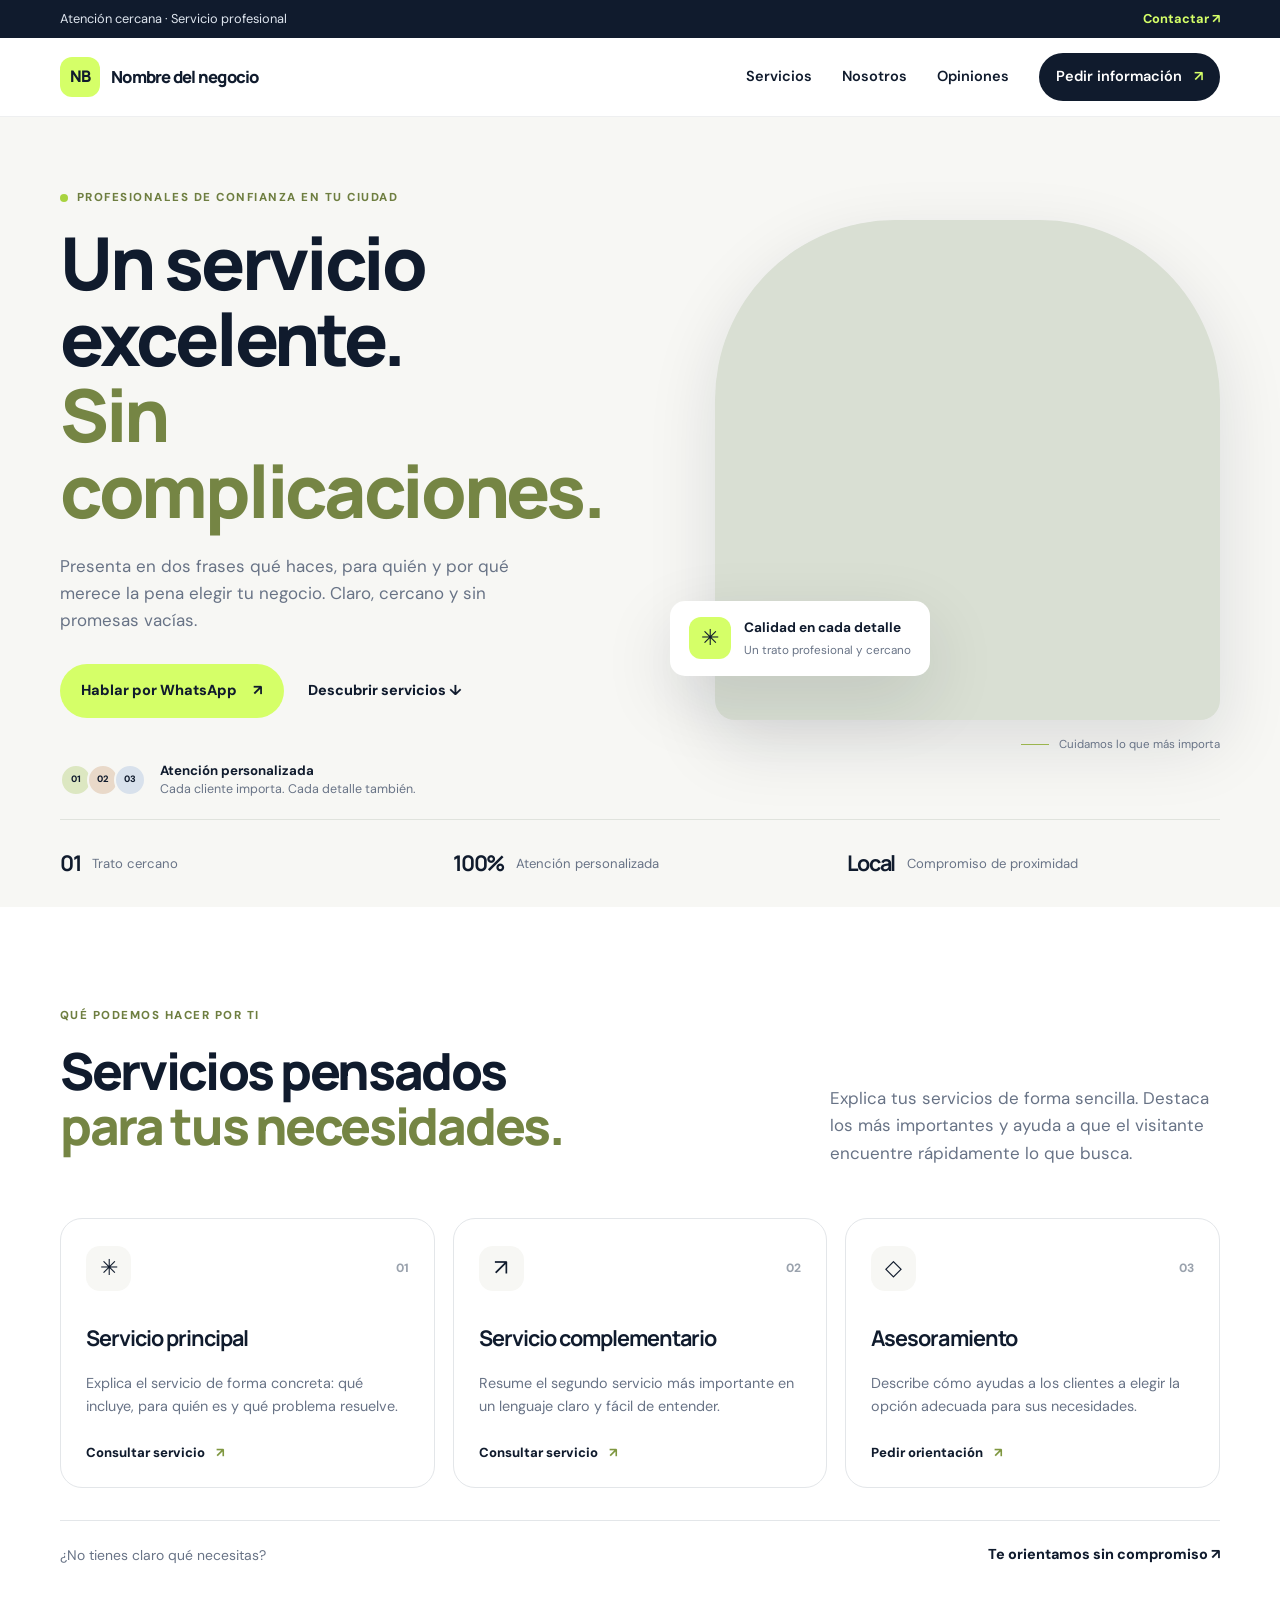
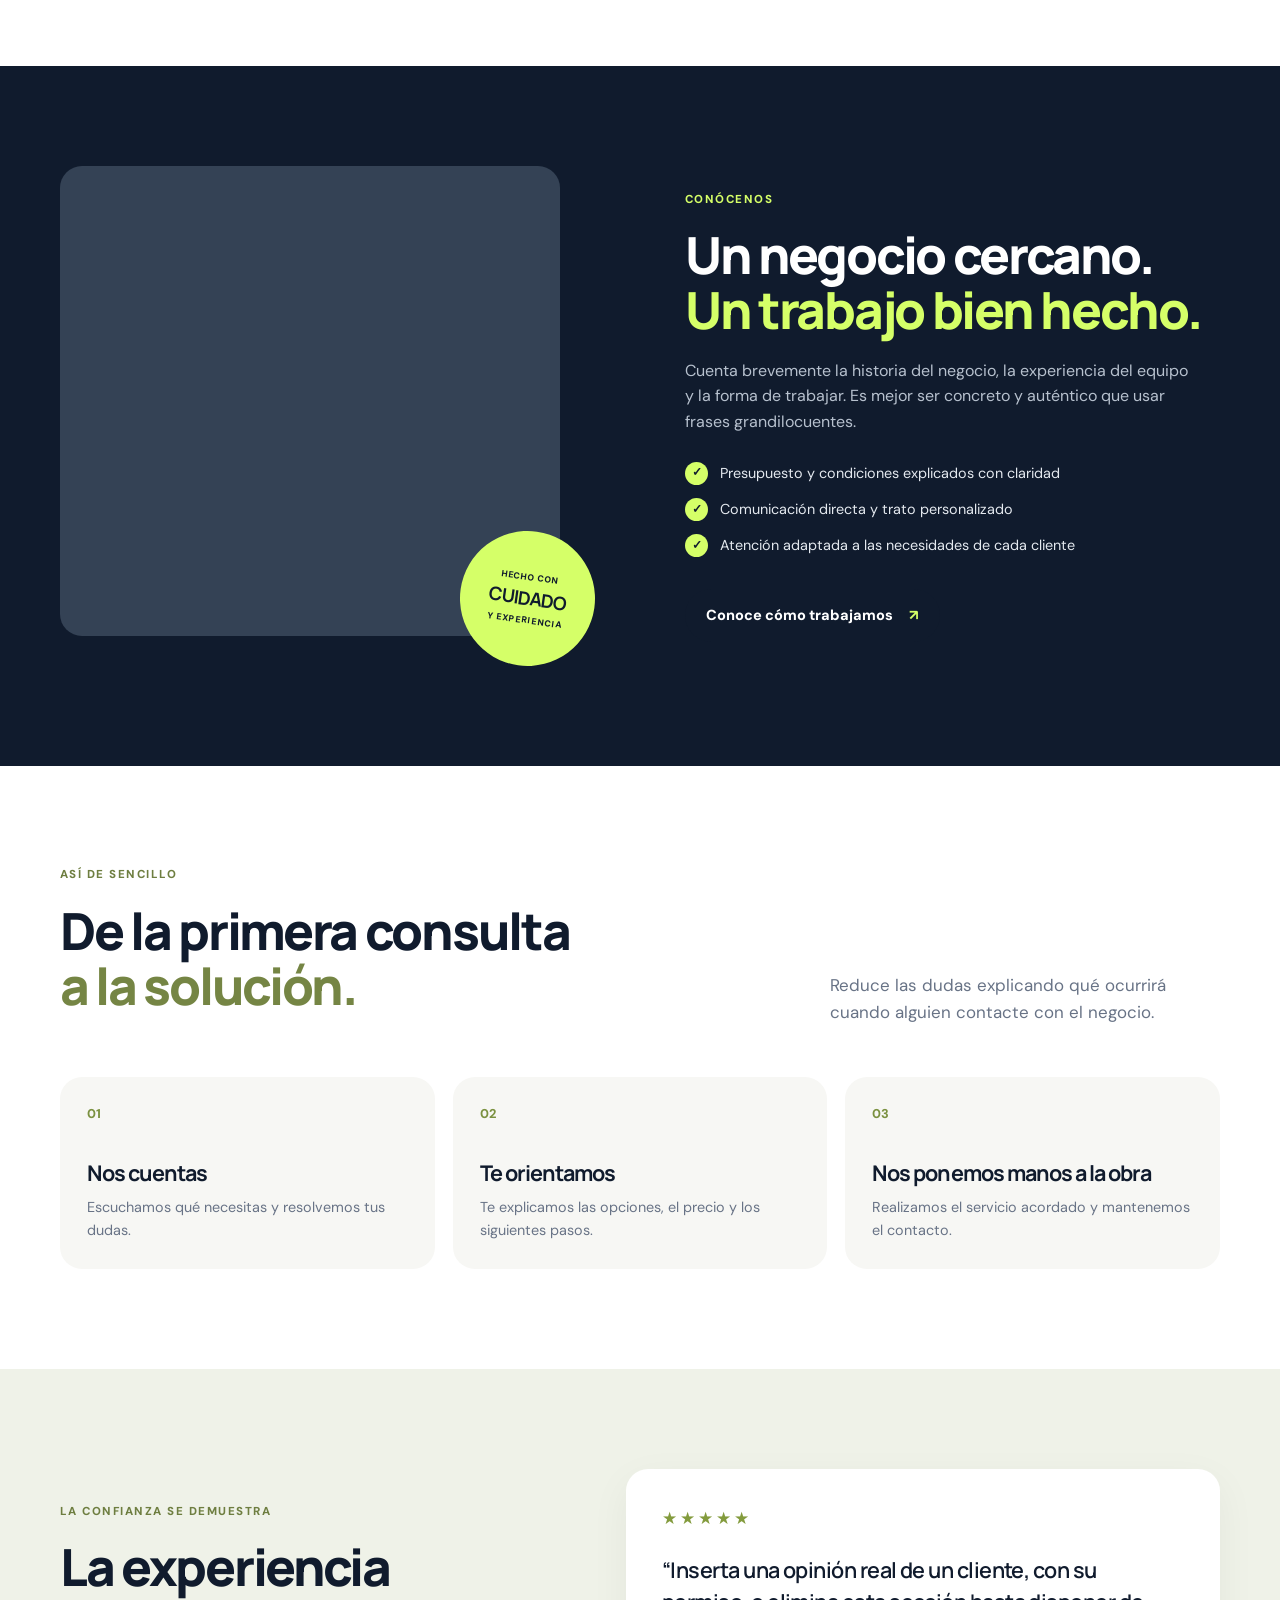
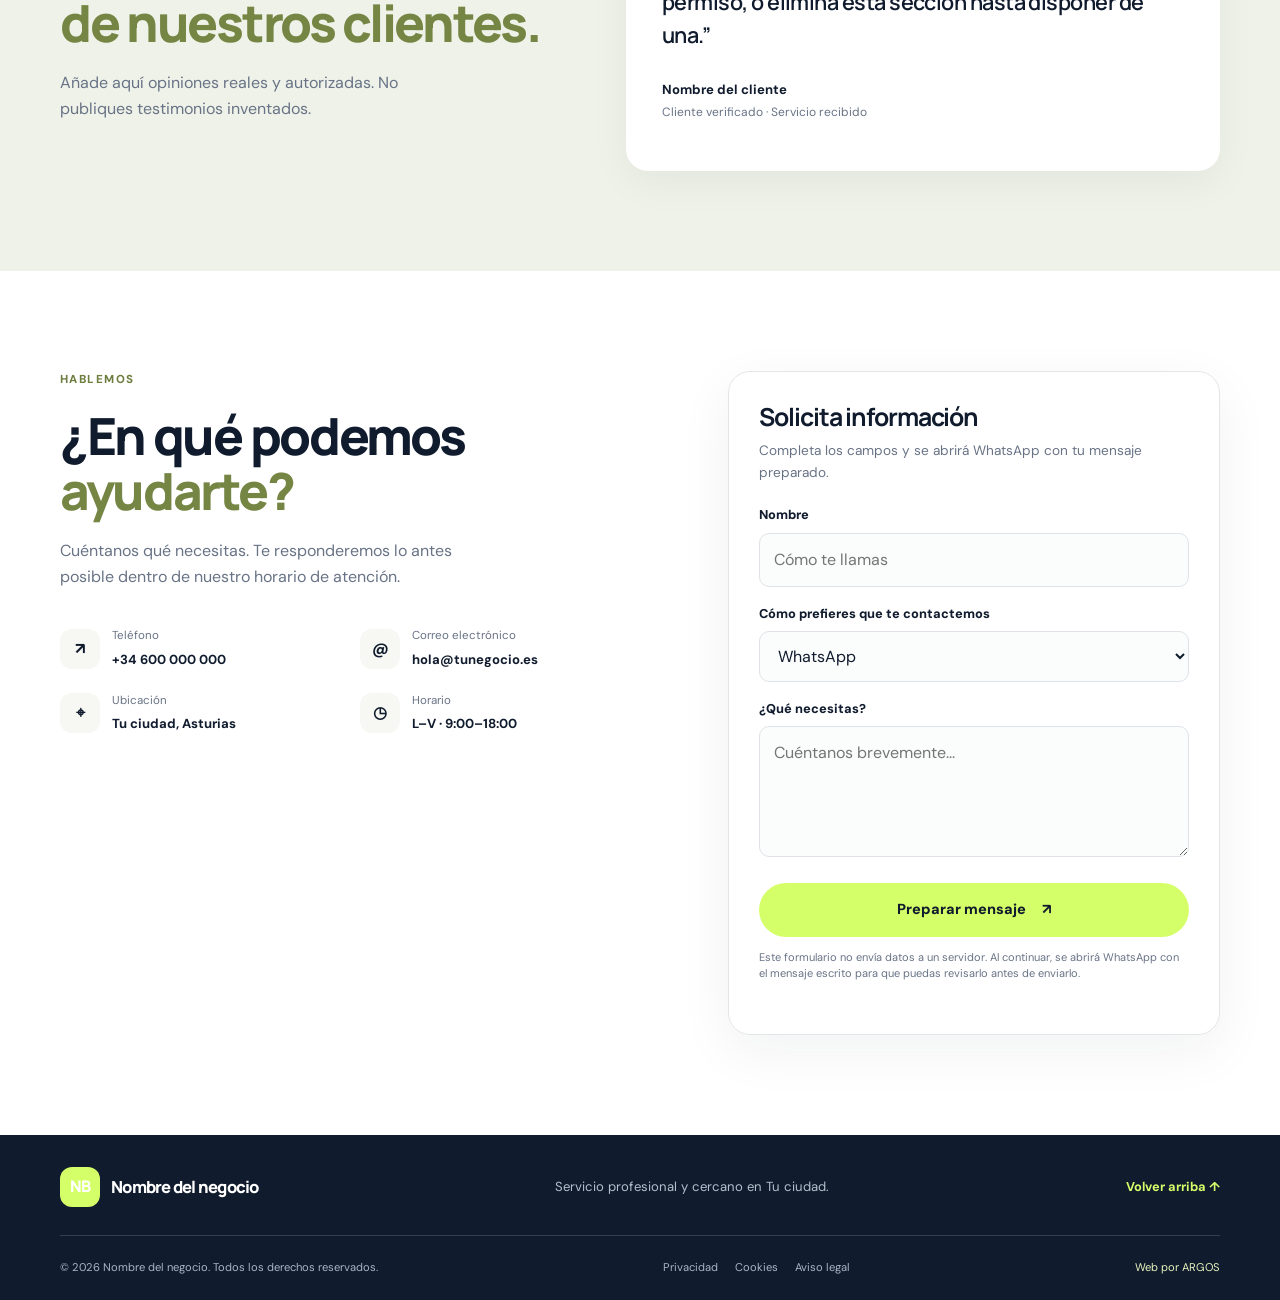
<file: index.html>
<!doctype html>
<html lang="es">
<head>
  <meta charset="utf-8">
  <meta name="viewport" content="width=device-width, initial-scale=1">
  <meta name="theme-color" content="#101b2d">
  <title>Nombre del negocio | Servicio profesional en Tu ciudad</title>
  <meta name="description" content="Describe aquí el servicio principal del negocio, su zona de atención y qué lo hace diferente.">
  <meta property="og:title" content="Nombre del negocio">
  <meta property="og:description" content="Un servicio profesional, cercano y pensado para ti.">
  <meta property="og:type" content="website">
  <link rel="icon" href="assets/favicon.svg" type="image/svg+xml">
  <link rel="preconnect" href="https://fonts.googleapis.com">
  <link rel="preconnect" href="https://fonts.gstatic.com" crossorigin>
  <link href="https://fonts.googleapis.com/css2?family=DM+Sans:wght@400;500;600;700&family=Manrope:wght@400;500;600;700;800&display=swap" rel="stylesheet">
  <link rel="stylesheet" href="styles.css">
  <script src="config.js" defer></script>
  <script src="script.js" defer></script>
</head>
<body>
  <a class="skip-link" href="#contenido">Saltar al contenido</a>
  <div class="topline"><div class="container topline-inner"><span data-config="announcement">Atención cercana · Servicio profesional</span><a href="#contacto">Contactar <span aria-hidden="true">↗</span></a></div></div>
  <header class="site-header">
    <div class="container nav-wrap">
      <a class="brand" href="#" aria-label="Inicio">
        <span class="brand-mark" data-config="brandInitials">NB</span>
        <span class="brand-name" data-config="businessName">Nombre del negocio</span>
      </a>
      <button class="menu-toggle" aria-expanded="false" aria-controls="main-nav" aria-label="Abrir menú"><span></span><span></span></button>
      <nav id="main-nav" class="main-nav" aria-label="Navegación principal">
        <a href="#servicios">Servicios</a><a href="#nosotros">Nosotros</a><a href="#opiniones">Opiniones</a><a href="#contacto" class="nav-cta">Pedir información <span aria-hidden="true">↗</span></a>
      </nav>
    </div>
  </header>

  <main id="contenido">
    <section class="hero section-pad">
      <div class="container hero-grid">
        <div class="hero-copy">
          <p class="eyebrow"><span class="eyebrow-dot"></span><span data-config="eyebrow">Profesionales de confianza en Tu ciudad</span></p>
          <h1 data-config="headline">Un servicio excelente.<br><em>Sin complicaciones.</em></h1>
          <p class="hero-lead" data-config="intro">Presenta en dos frases qué haces, para quién y por qué merece la pena elegir tu negocio. Claro, cercano y sin promesas vacías.</p>
          <div class="hero-actions">
            <a class="button button-primary" data-whatsapp href="#" target="_blank" rel="noopener">Hablar por WhatsApp <span aria-hidden="true">↗</span></a>
            <a class="text-link" href="#servicios">Descubrir servicios <span aria-hidden="true">↓</span></a>
          </div>
          <div class="trust-row"><div class="trust-avatars" aria-hidden="true"><span>01</span><span>02</span><span>03</span></div><p><strong data-config="trustHeadline">Atención personalizada</strong><br><span data-config="trustText">Cada cliente importa. Cada detalle también.</span></p></div>
        </div>
        <div class="hero-visual">
          <div class="hero-image" role="img" aria-label="Imagen representativa del negocio"></div>
          <div class="floating-note"><span class="note-icon">✳</span><div><strong data-config="floatingTitle">Calidad en cada detalle</strong><small data-config="floatingText">Un trato profesional y cercano</small></div></div>
          <div class="image-caption"><span class="caption-line"></span><span data-config="imageCaption">Cuidamos lo que más importa</span></div>
        </div>
      </div>
      <div class="container proof-strip"><div><strong data-config="proof1Value">01</strong><span data-config="proof1Label">Trato cercano</span></div><div><strong data-config="proof2Value">100%</strong><span data-config="proof2Label">Atención personalizada</span></div><div><strong data-config="proof3Value">Local</strong><span data-config="proof3Label">Compromiso de proximidad</span></div></div>
    </section>

    <section id="servicios" class="section-pad services-section">
      <div class="container">
        <div class="section-heading"><div><p class="eyebrow">Qué podemos hacer por ti</p><h2>Servicios pensados<br><em>para tus necesidades.</em></h2></div><p class="section-intro">Explica tus servicios de forma sencilla. Destaca los más importantes y ayuda a que el visitante encuentre rápidamente lo que busca.</p></div>
        <div class="service-grid" id="service-grid"></div>
        <div class="section-foot"><span>¿No tienes claro qué necesitas?</span><a class="text-link" data-whatsapp href="#" target="_blank" rel="noopener">Te orientamos sin compromiso ↗</a></div>
      </div>
    </section>

    <section id="nosotros" class="about-section section-pad">
      <div class="container about-grid">
        <div class="about-art"><div class="about-photo" role="img" aria-label="Equipo o espacio de trabajo"></div><div class="about-stamp"><span data-config="stampTop">HECHO CON</span><strong data-config="stampBottom">CUIDADO</strong><span>Y EXPERIENCIA</span></div></div>
        <div class="about-copy"><p class="eyebrow">Conócenos</p><h2>Un negocio cercano.<br><em>Un trabajo bien hecho.</em></h2><p data-config="aboutText">Cuenta brevemente la historia del negocio, la experiencia del equipo y la forma de trabajar. Es mejor ser concreto y auténtico que usar frases grandilocuentes.</p><ul class="check-list" id="benefit-list"></ul><a class="button button-dark" href="#contacto">Conoce cómo trabajamos <span aria-hidden="true">↗</span></a></div>
      </div>
    </section>

    <section class="process-section section-pad">
      <div class="container"><div class="section-heading"><div><p class="eyebrow">Así de sencillo</p><h2>De la primera consulta<br><em>a la solución.</em></h2></div><p class="section-intro">Reduce las dudas explicando qué ocurrirá cuando alguien contacte con el negocio.</p></div>
        <div class="process-grid"><article><span>01</span><h3>Nos cuentas</h3><p>Escuchamos qué necesitas y resolvemos tus dudas.</p></article><article><span>02</span><h3>Te orientamos</h3><p>Te explicamos las opciones, el precio y los siguientes pasos.</p></article><article><span>03</span><h3>Nos ponemos manos a la obra</h3><p>Realizamos el servicio acordado y mantenemos el contacto.</p></article></div>
      </div>
    </section>

    <section id="opiniones" class="reviews-section section-pad"><div class="container reviews-inner"><div><p class="eyebrow">La confianza se demuestra</p><h2>La experiencia<br><em>de nuestros clientes.</em></h2><p class="reviews-note">Añade aquí opiniones reales y autorizadas. No publiques testimonios inventados.</p></div><div class="review-card"><div class="review-stars" aria-label="Valoración">★★★★★</div><blockquote data-config="reviewQuote">“Inserta una opinión real de un cliente, con su permiso, o elimina esta sección hasta disponer de una.”</blockquote><p class="review-author"><strong data-config="reviewAuthor">Nombre del cliente</strong><span data-config="reviewContext">Cliente verificado · Servicio recibido</span></p></div></div></section>

    <section id="contacto" class="contact-section section-pad"><div class="container contact-grid"><div class="contact-copy"><p class="eyebrow">Hablemos</p><h2>¿En qué podemos<br><em>ayudarte?</em></h2><p>Cuéntanos qué necesitas. Te responderemos lo antes posible dentro de nuestro horario de atención.</p><div class="contact-details"><a data-phone-link href="#"><span class="detail-icon">↗</span><span><small>Teléfono</small><strong data-config="phoneDisplay">+34 600 000 000</strong></span></a><a data-email-link href="#"><span class="detail-icon">@</span><span><small>Correo electrónico</small><strong data-config="email">hola@tunegocio.es</strong></span></a><div><span class="detail-icon">⌖</span><span><small>Ubicación</small><strong data-config="address">Tu ciudad, Asturias</strong></span></div><div><span class="detail-icon">◷</span><span><small>Horario</small><strong data-config="hours">L–V · 9:00–18:00</strong></span></div></div></div>
      <form class="contact-form" id="contact-form"><h3>Solicita información</h3><p>Completa los campos y se abrirá WhatsApp con tu mensaje preparado.</p><label for="name">Nombre</label><input id="name" name="name" autocomplete="name" required placeholder="Cómo te llamas"><label for="contact-method">Cómo prefieres que te contactemos</label><select id="contact-method" name="method"><option>WhatsApp</option><option>Teléfono</option><option>Correo electrónico</option></select><label for="message">¿Qué necesitas?</label><textarea id="message" name="message" rows="4" required placeholder="Cuéntanos brevemente..."></textarea><button class="button button-primary button-full" type="submit">Preparar mensaje <span aria-hidden="true">↗</span></button><small class="form-privacy">Este formulario no envía datos a un servidor. Al continuar, se abrirá WhatsApp con el mensaje escrito para que puedas revisarlo antes de enviarlo.</small><p class="form-status" id="form-status" role="status"></p></form>
    </div></section>
  </main>

  <footer class="site-footer"><div class="container footer-main"><a class="brand brand-footer" href="#"><span class="brand-mark" data-config="brandInitials">NB</span><span class="brand-name" data-config="businessName">Nombre del negocio</span></a><p data-config="footerText">Servicio profesional y cercano en Tu ciudad.</p><a href="#contenido" class="back-top">Volver arriba ↑</a></div><div class="container footer-bottom"><span>© <span id="year"></span> <span data-config="businessName">Nombre del negocio</span>. Todos los derechos reservados.</span><div><a href="privacidad.html">Privacidad</a><a href="cookies.html">Cookies</a><a href="aviso-legal.html">Aviso legal</a></div><span class="made-by">Web por ARGOS</span></div></footer>
</body>
</html>
</file>
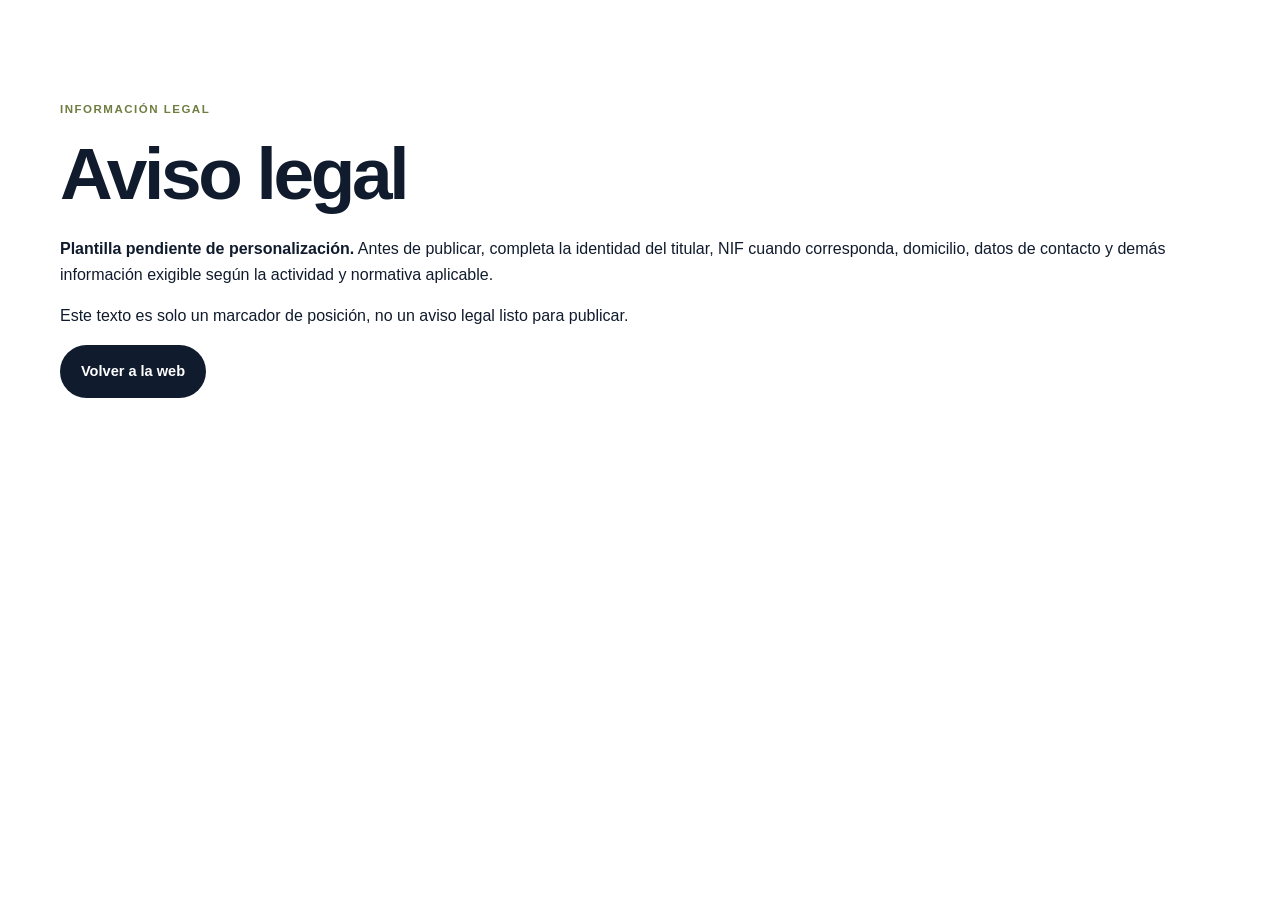
<file: aviso-legal.html>
<!doctype html><html lang="es"><head><meta charset="utf-8"><meta name="viewport" content="width=device-width,initial-scale=1"><title>Aviso legal</title><link rel="stylesheet" href="styles.css"></head><body><main class="section-pad container"><p class="eyebrow">Información legal</p><h1>Aviso legal</h1><p><strong>Plantilla pendiente de personalización.</strong> Antes de publicar, completa la identidad del titular, NIF cuando corresponda, domicilio, datos de contacto y demás información exigible según la actividad y normativa aplicable.</p><p>Este texto es solo un marcador de posición, no un aviso legal listo para publicar.</p><a class="button button-dark" href="index.html">Volver a la web</a></main></body></html>
</file>
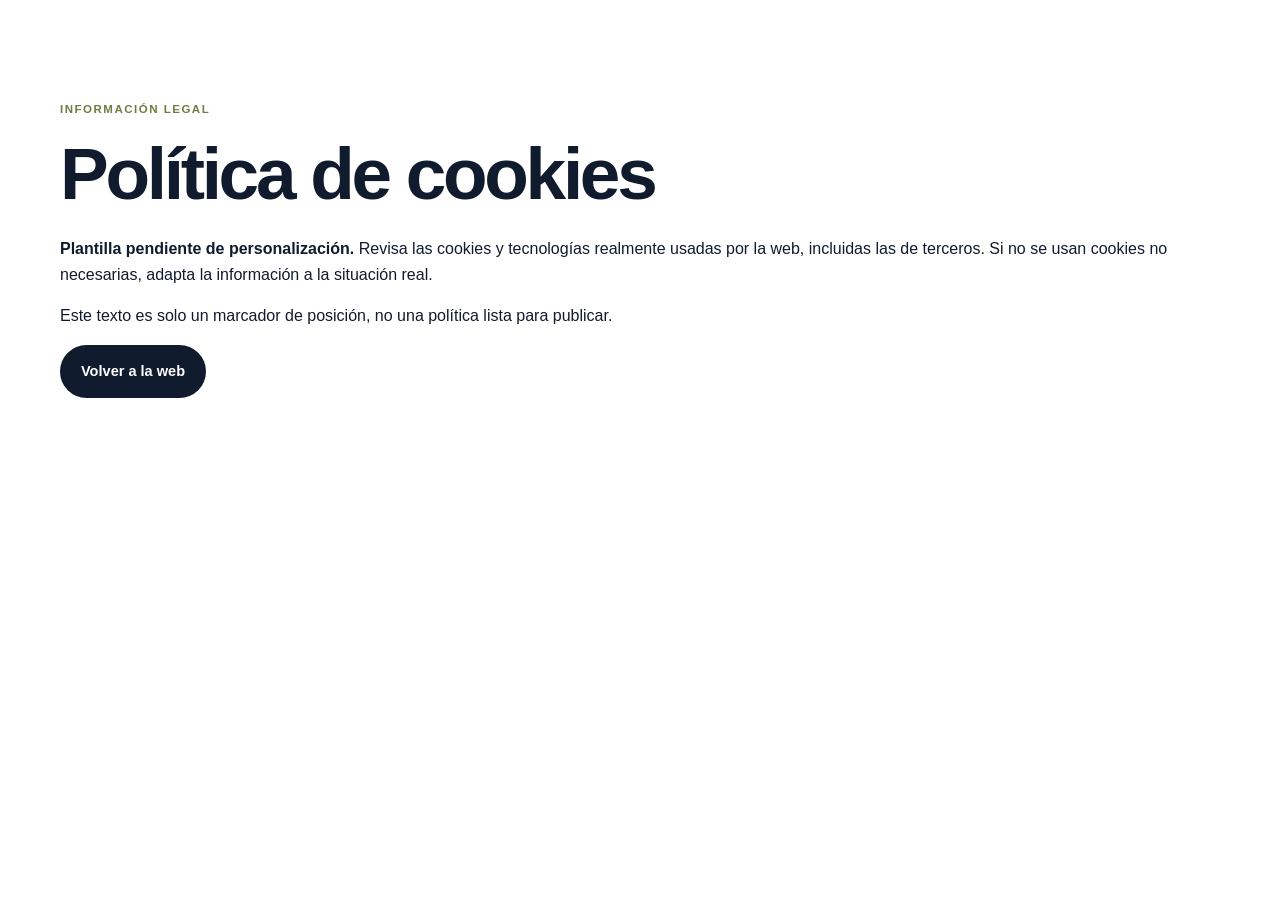
<file: cookies.html>
<!doctype html><html lang="es"><head><meta charset="utf-8"><meta name="viewport" content="width=device-width,initial-scale=1"><title>Política de cookies</title><link rel="stylesheet" href="styles.css"></head><body><main class="section-pad container"><p class="eyebrow">Información legal</p><h1>Política de cookies</h1><p><strong>Plantilla pendiente de personalización.</strong> Revisa las cookies y tecnologías realmente usadas por la web, incluidas las de terceros. Si no se usan cookies no necesarias, adapta la información a la situación real.</p><p>Este texto es solo un marcador de posición, no una política lista para publicar.</p><a class="button button-dark" href="index.html">Volver a la web</a></main></body></html>
</file>
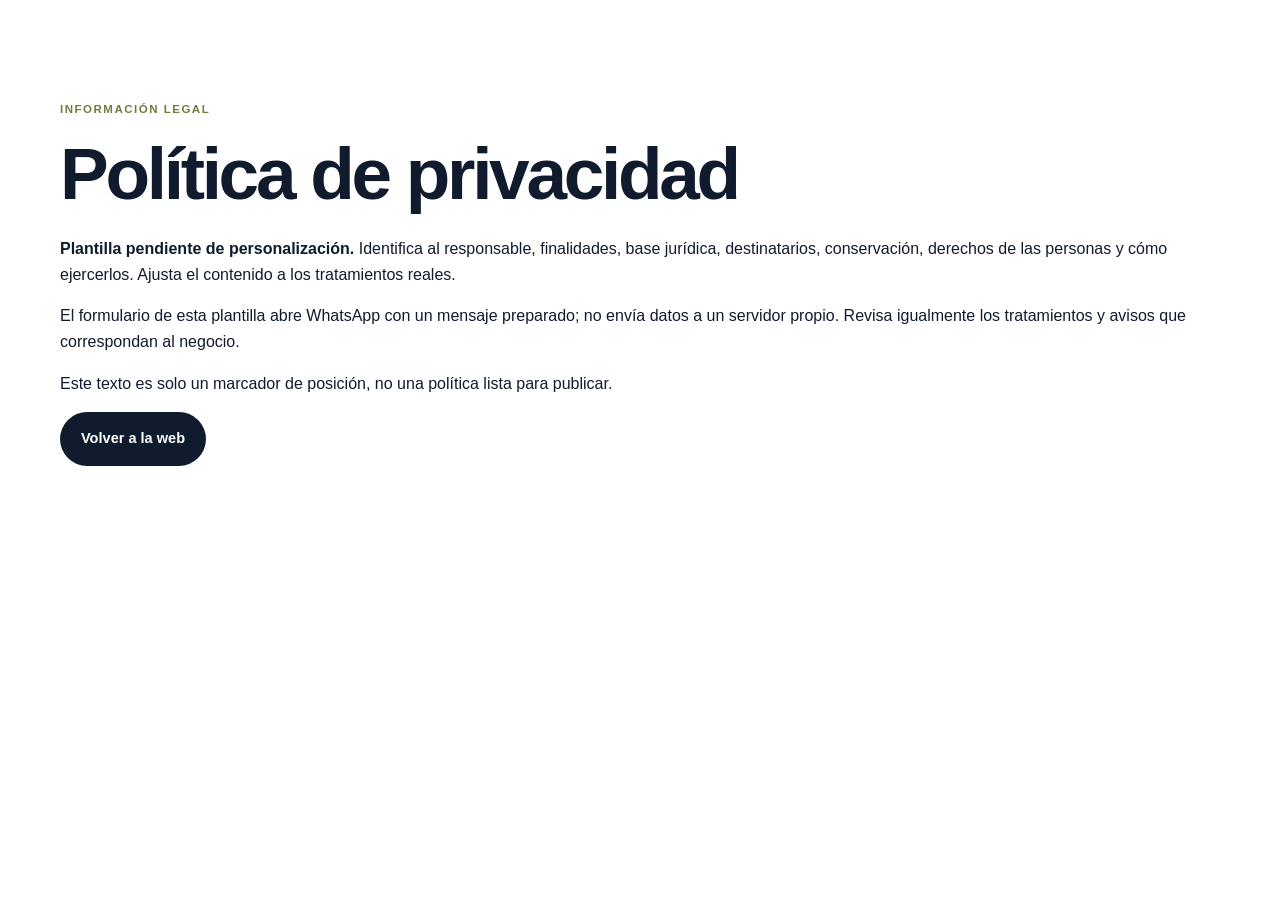
<file: privacidad.html>
<!doctype html><html lang="es"><head><meta charset="utf-8"><meta name="viewport" content="width=device-width,initial-scale=1"><title>Política de privacidad</title><link rel="stylesheet" href="styles.css"></head><body><main class="section-pad container"><p class="eyebrow">Información legal</p><h1>Política de privacidad</h1><p><strong>Plantilla pendiente de personalización.</strong> Identifica al responsable, finalidades, base jurídica, destinatarios, conservación, derechos de las personas y cómo ejercerlos. Ajusta el contenido a los tratamientos reales.</p><p>El formulario de esta plantilla abre WhatsApp con un mensaje preparado; no envía datos a un servidor propio. Revisa igualmente los tratamientos y avisos que correspondan al negocio.</p><p>Este texto es solo un marcador de posición, no una política lista para publicar.</p><a class="button button-dark" href="index.html">Volver a la web</a></main></body></html>
</file>
<file: styles.css>
/* ARGOS · Plantilla maestra responsive */
:root{--ink:#101b2d;--ink-2:#243249;--muted:#687386;--paper:#f7f7f4;--white:#fff;--line:#e3e6e9;--accent:#d5ff68;--accent-dark:#b9eb45;--radius:22px;--shadow:0 24px 70px rgba(16,27,45,.12);--max:1160px}
*{box-sizing:border-box}html{scroll-behavior:smooth;scroll-padding-top:90px}body{margin:0;background:var(--white);color:var(--ink);font-family:"DM Sans",sans-serif;line-height:1.6}h1,h2,h3,p{margin-top:0}h1,h2,h3,.brand-name{font-family:Manrope,sans-serif;letter-spacing:-.045em}h1{font-size:clamp(2.7rem,5.7vw,5.3rem);line-height:1.04;margin:18px 0 24px;font-weight:800}h2{font-size:clamp(2.2rem,4vw,3.6rem);line-height:1.08;margin:12px 0 20px;font-weight:800}h3{font-size:1.35rem;line-height:1.2}em{font-style:normal;color:#758544}a{color:inherit;text-decoration:none}button,input,select,textarea{font:inherit}.container{width:min(var(--max),calc(100% - 48px));margin-inline:auto}.section-pad{padding:100px 0}.skip-link{position:absolute;left:-9999px;top:8px;background:white;padding:10px;z-index:99}.skip-link:focus{left:8px}.topline{background:var(--ink);color:#dfe6ef;font-size:.8rem}.topline-inner{min-height:38px;display:flex;align-items:center;justify-content:space-between}.topline a{color:var(--accent);font-weight:700}.site-header{position:sticky;top:0;z-index:20;background:rgba(255,255,255,.92);backdrop-filter:blur(14px);border-bottom:1px solid rgba(16,27,45,.07)}.nav-wrap{height:78px;display:flex;align-items:center;justify-content:space-between;gap:24px}.brand{display:flex;align-items:center;gap:11px;font-weight:800}.brand-mark{width:40px;height:40px;display:grid;place-items:center;background:var(--accent);border-radius:12px;font-family:Manrope;font-weight:800;letter-spacing:-.06em}.brand-name{font-size:1.04rem}.main-nav{display:flex;align-items:center;gap:30px;font-size:.91rem;font-weight:600}.main-nav>a:not(.nav-cta):hover,.text-link:hover{color:#6b7d38}.nav-cta{background:var(--ink);color:white;padding:12px 17px;border-radius:999px}.nav-cta span{color:var(--accent);margin-left:8px}.menu-toggle{display:none;background:none;border:0;padding:10px}.menu-toggle span{display:block;width:24px;height:2px;background:var(--ink);margin:5px}.hero{background:var(--paper);padding-top:72px;padding-bottom:0;overflow:hidden}.hero-grid{display:grid;grid-template-columns:1fr .92fr;align-items:center;gap:65px}.eyebrow{display:flex;align-items:center;gap:9px;text-transform:uppercase;letter-spacing:.13em;font-size:.72rem;font-weight:800;color:#6e7e40;margin-bottom:18px}.eyebrow-dot{width:8px;height:8px;background:#a8d33f;border-radius:50%}.hero-lead,.section-intro{max-width:500px;color:var(--muted);font-size:1.06rem}.hero-actions{display:flex;align-items:center;gap:24px;flex-wrap:wrap;margin-top:30px}.button{display:inline-flex;align-items:center;justify-content:center;gap:16px;border:0;border-radius:999px;padding:15px 21px;font-weight:800;font-size:.91rem;cursor:pointer;transition:transform .2s,background .2s}.button:hover{transform:translateY(-2px)}.button-primary{background:var(--accent);color:var(--ink)}.button-primary:hover{background:var(--accent-dark)}.button-dark{background:var(--ink);color:white}.button-dark span{color:var(--accent)}.text-link{font-weight:800;font-size:.9rem}.trust-row{display:flex;align-items:center;gap:14px;margin-top:43px}.trust-avatars{display:flex;padding-left:5px}.trust-avatars span{width:32px;height:32px;border-radius:50%;background:#dce7c1;border:2px solid var(--paper);display:grid;place-items:center;font-size:.58rem;font-weight:800;margin-left:-5px}.trust-avatars span:nth-child(2){background:#e9d9c9}.trust-avatars span:nth-child(3){background:#d8e1ec}.trust-row p{font-size:.78rem;color:var(--muted);margin:0;line-height:1.5}.trust-row strong{color:var(--ink);font-size:.83rem}.hero-visual{position:relative;padding:0 0 48px 20px}.hero-image{height:500px;border-radius:180px 180px 20px 20px;background:#d9dfd3 center/cover no-repeat;box-shadow:var(--shadow)}.floating-note{position:absolute;left:-25px;bottom:92px;display:flex;align-items:center;gap:13px;padding:16px 19px;background:white;border-radius:15px;box-shadow:var(--shadow)}.note-icon{display:grid;place-items:center;background:var(--accent);width:42px;height:42px;border-radius:12px;font-size:1.4rem}.floating-note strong,.floating-note small{display:block}.floating-note strong{font-size:.85rem}.floating-note small{font-size:.73rem;color:var(--muted);margin-top:3px}.image-caption{position:absolute;right:0;bottom:14px;display:flex;align-items:center;gap:10px;font-size:.72rem;color:var(--muted)}.caption-line{height:1px;width:28px;background:#9bb54e}.proof-strip{margin-top:20px;border-top:1px solid #e0e3dd;display:grid;grid-template-columns:repeat(3,1fr);padding:26px 0;gap:20px}.proof-strip>div{display:flex;align-items:center;gap:12px}.proof-strip strong{font-family:Manrope;font-size:1.35rem;letter-spacing:-.06em}.proof-strip span{font-size:.82rem;color:var(--muted)}.section-heading{display:flex;align-items:end;justify-content:space-between;gap:35px;margin-bottom:44px}.section-heading .section-intro{max-width:390px;margin-bottom:7px}.service-grid{display:grid;grid-template-columns:repeat(3,1fr);gap:18px}.service-card{border:1px solid var(--line);border-radius:var(--radius);padding:27px 25px 24px;min-height:255px;display:flex;flex-direction:column;transition:transform .2s,box-shadow .2s,border-color .2s}.service-card:hover{transform:translateY(-5px);box-shadow:var(--shadow);border-color:transparent}.service-card-top{display:flex;justify-content:space-between;align-items:center;margin-bottom:34px}.service-icon{width:45px;height:45px;display:grid;place-items:center;border-radius:14px;background:var(--paper);font-size:1.4rem}.service-number{color:#9aa2ad;font-size:.75rem;font-weight:800}.service-card p{font-size:.9rem;color:var(--muted);margin-bottom:24px}.service-card a{margin-top:auto;font-size:.82rem;font-weight:800}.service-card a span{color:#7f9740;margin-left:8px}.section-foot{display:flex;justify-content:space-between;align-items:center;border-top:1px solid var(--line);margin-top:32px;padding-top:22px;color:var(--muted);font-size:.87rem}.section-foot .text-link{color:var(--ink)}.about-section{background:var(--ink);color:white}.about-grid{display:grid;grid-template-columns:1fr 1fr;align-items:center;gap:90px}.about-art{position:relative;padding:0 35px 30px 0}.about-photo{height:470px;border-radius:22px;background:#344255 center/cover no-repeat}.about-stamp{position:absolute;right:0;bottom:0;width:135px;height:135px;border-radius:50%;background:var(--accent);color:var(--ink);display:flex;flex-direction:column;align-items:center;justify-content:center;transform:rotate(8deg);font-size:.55rem;font-weight:800;letter-spacing:.08em}.about-stamp strong{font-family:Manrope;font-size:1.15rem;letter-spacing:-.04em}.about-copy .eyebrow{color:var(--accent)}.about-copy h2 em{color:var(--accent)}.about-copy>p:not(.eyebrow){color:#b7c1ce;max-width:510px}.check-list{list-style:none;padding:0;margin:27px 0 32px;display:grid;gap:13px}.check-list li{display:flex;gap:12px;color:#e4e9ef;font-size:.9rem}.check-list li:before{content:"✓";display:grid;place-items:center;flex:0 0 23px;height:23px;border-radius:50%;background:var(--accent);color:var(--ink);font-weight:900;font-size:.75rem}.process-section{background:#fff}.process-grid{display:grid;grid-template-columns:repeat(3,1fr);gap:18px}.process-grid article{padding:27px;border-radius:var(--radius);background:var(--paper)}.process-grid article>span{display:block;color:#7b9140;font-size:.8rem;font-weight:800;margin-bottom:35px}.process-grid h3{margin-bottom:10px}.process-grid p{color:var(--muted);font-size:.9rem;margin-bottom:0}.reviews-section{background:#eff2e8}.reviews-inner{display:grid;grid-template-columns:.9fr 1.1fr;align-items:center;gap:80px}.reviews-note{color:var(--muted);max-width:390px}.review-card{background:white;border-radius:var(--radius);padding:36px;box-shadow:0 12px 40px rgba(16,27,45,.05)}.review-stars{color:#839b3d;letter-spacing:.18em;font-size:1.05rem;margin-bottom:22px}.review-card blockquote{font-family:Manrope;font-weight:600;font-size:1.35rem;line-height:1.5;letter-spacing:-.025em;margin:0 0 28px}.review-author{display:flex;flex-direction:column;font-size:.82rem}.review-author span{color:var(--muted);font-size:.75rem;margin-top:3px}.contact-section{background:#fff}.contact-grid{display:grid;grid-template-columns:1fr .85fr;gap:90px;align-items:start}.contact-copy>p:not(.eyebrow){color:var(--muted);max-width:440px}.contact-details{display:grid;grid-template-columns:1fr 1fr;gap:22px;margin-top:38px}.contact-details>a,.contact-details>div{display:flex;align-items:center;gap:12px;min-width:0}.detail-icon{width:40px;height:40px;display:grid;place-items:center;border-radius:12px;background:var(--paper);font-weight:800;flex:0 0 auto}.contact-details small,.contact-details strong{display:block}.contact-details small{color:var(--muted);font-size:.72rem;margin-bottom:3px}.contact-details strong{font-size:.82rem;overflow-wrap:anywhere}.contact-form{border:1px solid var(--line);border-radius:var(--radius);padding:30px;box-shadow:0 16px 55px rgba(16,27,45,.06)}.contact-form h3{font-size:1.55rem;margin-bottom:8px}.contact-form>p{font-size:.85rem;color:var(--muted);margin-bottom:22px}.contact-form label{display:block;font-size:.8rem;font-weight:800;margin:17px 0 7px}.contact-form input,.contact-form select,.contact-form textarea{width:100%;padding:13px 14px;border:1px solid #dfe3e8;border-radius:10px;background:#fbfcfc;color:var(--ink);outline:none}.contact-form input:focus,.contact-form select:focus,.contact-form textarea:focus{border-color:#94ad4c;box-shadow:0 0 0 3px rgba(181,220,78,.18)}.contact-form textarea{resize:vertical}.button-full{width:100%;margin-top:19px}.form-privacy{display:block;color:var(--muted);font-size:.69rem;line-height:1.5;margin-top:12px}.form-status{font-size:.8rem;color:var(--ink);margin:10px 0 0}.site-footer{background:var(--ink);color:white;padding:32px 0 0}.footer-main{display:flex;align-items:center;justify-content:space-between;gap:20px;padding-bottom:28px}.brand-footer .brand-name{color:white}.footer-main>p{color:#b6c0cd;font-size:.82rem;margin:0}.back-top{font-size:.8rem;font-weight:700;color:var(--accent)}.footer-bottom{border-top:1px solid #334052;min-height:65px;display:flex;align-items:center;justify-content:space-between;gap:18px;color:#aab5c3;font-size:.7rem}.footer-bottom>div{display:flex;gap:17px}.footer-bottom a:hover{color:white}.made-by{color:#e5f3be}
@media(max-width:900px){.section-pad{padding:78px 0}.hero{padding-top:55px;padding-bottom:0}.hero-grid{gap:32px;grid-template-columns:1fr .85fr}.hero-image{height:420px}.floating-note{left:-15px}.about-grid,.contact-grid{gap:45px}.reviews-inner{gap:40px}.main-nav{gap:18px}.main-nav>a{font-size:.83rem}}
@media(max-width:700px){.container{width:min(100% - 34px,var(--max))}.section-pad{padding:66px 0}.topline-inner{font-size:.7rem}.nav-wrap{height:68px}.menu-toggle{display:block}.main-nav{display:none;position:absolute;top:68px;left:0;right:0;background:white;border-bottom:1px solid var(--line);padding:18px 24px 24px;flex-direction:column;align-items:stretch;gap:0}.main-nav.open{display:flex}.main-nav>a{padding:13px 4px;font-size:.95rem}.main-nav .nav-cta{text-align:center;margin-top:8px;padding:13px}.hero-grid,.about-grid,.reviews-inner,.contact-grid{grid-template-columns:1fr}.hero-grid{gap:38px}.hero h1{font-size:clamp(2.6rem,12vw,4.1rem)}.hero-visual{padding:0 0 42px 14px}.hero-image{height:390px;border-radius:150px 150px 18px 18px}.floating-note{left:0;bottom:82px;padding:13px}.proof-strip{gap:10px;padding:20px 0}.proof-strip>div{display:block}.proof-strip strong{display:block;font-size:1.15rem}.proof-strip span{font-size:.7rem;display:block;line-height:1.35}.section-heading{display:block;margin-bottom:30px}.section-heading .section-intro{margin-top:18px}.service-grid,.process-grid{grid-template-columns:1fr}.service-card{min-height:0}.service-card-top{margin-bottom:20px}.section-foot{align-items:flex-start;flex-direction:column;gap:8px}.about-grid{gap:42px}.about-art{padding-right:20px}.about-photo{height:360px}.about-copy{order:-1}.reviews-inner{gap:25px}.review-card{padding:25px}.contact-details{gap:20px 12px}.contact-form{padding:23px}.footer-main{align-items:flex-start;flex-direction:column}.footer-bottom{align-items:flex-start;flex-direction:column;padding:20px 0;gap:13px}.footer-bottom>div{flex-wrap:wrap}.made-by{padding-bottom:4px}}
@media(prefers-reduced-motion:reduce){html{scroll-behavior:auto}*,*:before,*:after{transition:none!important}}
</file>
